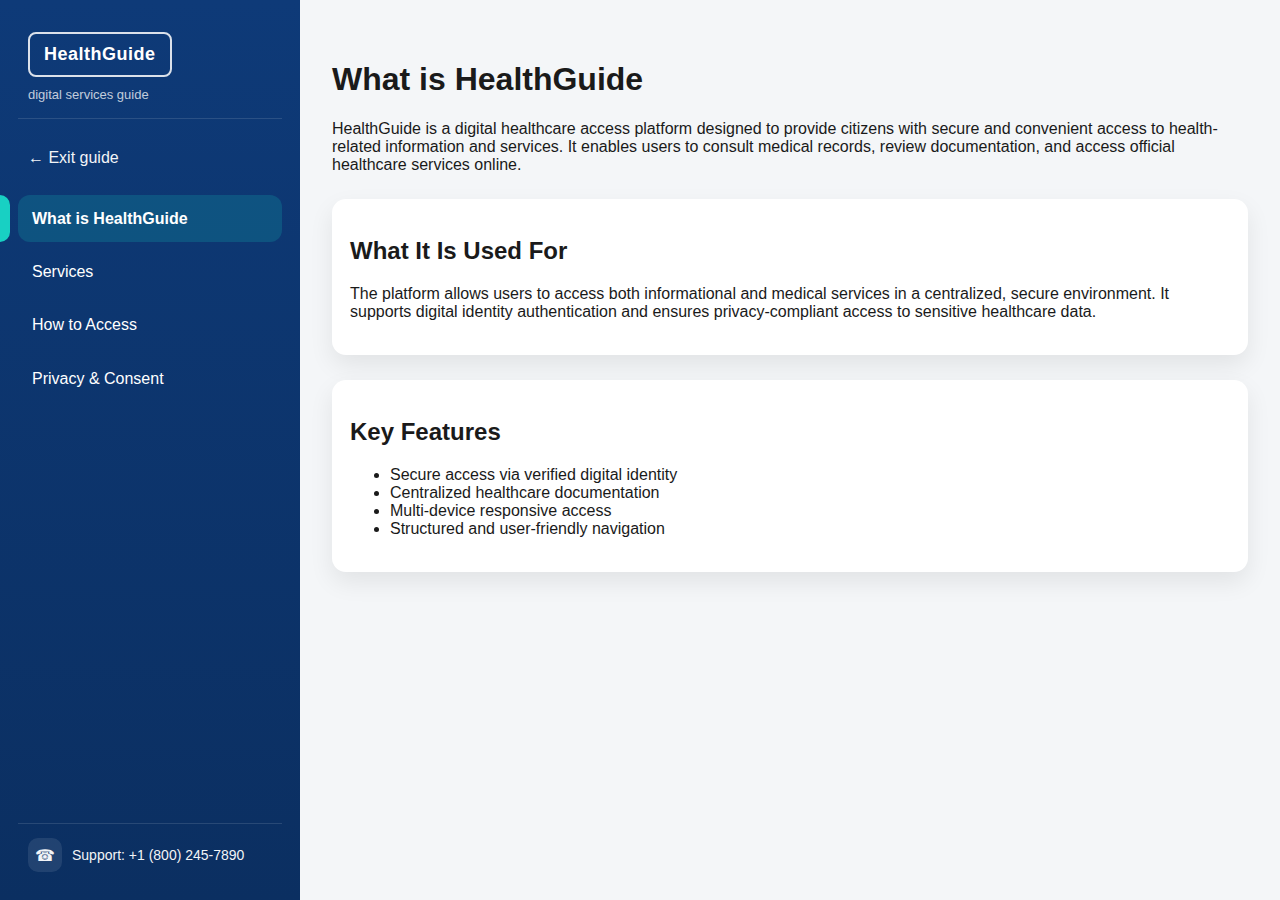
<file: index.html>
<!DOCTYPE html>
<html lang="en">
<head>
  <meta charset="UTF-8" />
  <title>HealthGuide</title>
  <meta name="viewport" content="width=device-width, initial-scale=1.0" />
  <link rel="stylesheet" href="css/style.css" />
</head>

<body>

  <!-- Mobile topbar (shows only on small screens) -->
  <header class="topbar">
    <button class="menu-btn" type="button" aria-label="Open menu" aria-controls="sidebar" aria-expanded="false">☰</button>
    <div class="topbar-title">HealthGuide</div>
  </header>

  <!-- ✅ Layout must wrap sidebar + main together -->
  <div class="layout">

    <aside id="sidebar" class="sidebar" aria-label="Primary">
      <div class="sidebar-brand">
        <div class="brand-badge">HealthGuide</div>
        <div class="brand-sub">digital services guide</div>
      </div>

      <a class="sidebar-back" href="index.html">← Exit guide</a>

      <nav class="sidebar-nav">
        <a href="index.html" class="nav-link active">What is HealthGuide</a>
        <a href="services.html" class="nav-link">Services</a>
        <a href="access.html" class="nav-link">How to Access</a>
        <a href="privacy.html" class="nav-link">Privacy & Consent</a>
      </nav>

      <div class="sidebar-footer">
        <div class="support">
          <span class="support-ico">☎</span>
          <span class="support-text">Support: +1 (800) 245-7890</span>
        </div>
      </div>
    </aside>

    <!-- ✅ Your page content must be inside this main -->
    <main class="content">
<h1>What is HealthGuide</h1>

<p>
HealthGuide is a digital healthcare access platform designed to provide citizens with
secure and convenient access to health-related information and services.
It enables users to consult medical records, review documentation,
and access official healthcare services online.
</p>

<div class="card" style="margin-top:25px;">
  <h2>What It Is Used For</h2>
  <p>
  The platform allows users to access both informational and medical services in a
  centralized, secure environment. It supports digital identity authentication
  and ensures privacy-compliant access to sensitive healthcare data.
  </p>
</div>

<div class="card" style="margin-top:25px;">
  <h2>Key Features</h2>
  <ul>
    <li>Secure access via verified digital identity</li>
    <li>Centralized healthcare documentation</li>
    <li>Multi-device responsive access</li>
    <li>Structured and user-friendly navigation</li>
  </ul>
</div>

    </main>

  </div>

  <!-- page overlay for mobile -->
  <div class="overlay" data-overlay></div>

  <script>
    (function () {
      const sidebar = document.getElementById('sidebar');
      const overlay = document.querySelector('[data-overlay]');
      const btn = document.querySelector('.menu-btn');

      function openMenu() {
        sidebar.classList.add('open');
        overlay.classList.add('show');
        btn?.setAttribute('aria-expanded', 'true');
      }

      function closeMenu() {
        sidebar.classList.remove('open');
        overlay.classList.remove('show');
        btn?.setAttribute('aria-expanded', 'false');
      }

      btn?.addEventListener('click', () => {
        sidebar.classList.contains('open') ? closeMenu() : openMenu();
      });

      overlay?.addEventListener('click', closeMenu);
      document.addEventListener('keydown', (e) => {
        if (e.key === 'Escape') closeMenu();
      });
    })();
  </script>

</body>
</html>
</file>
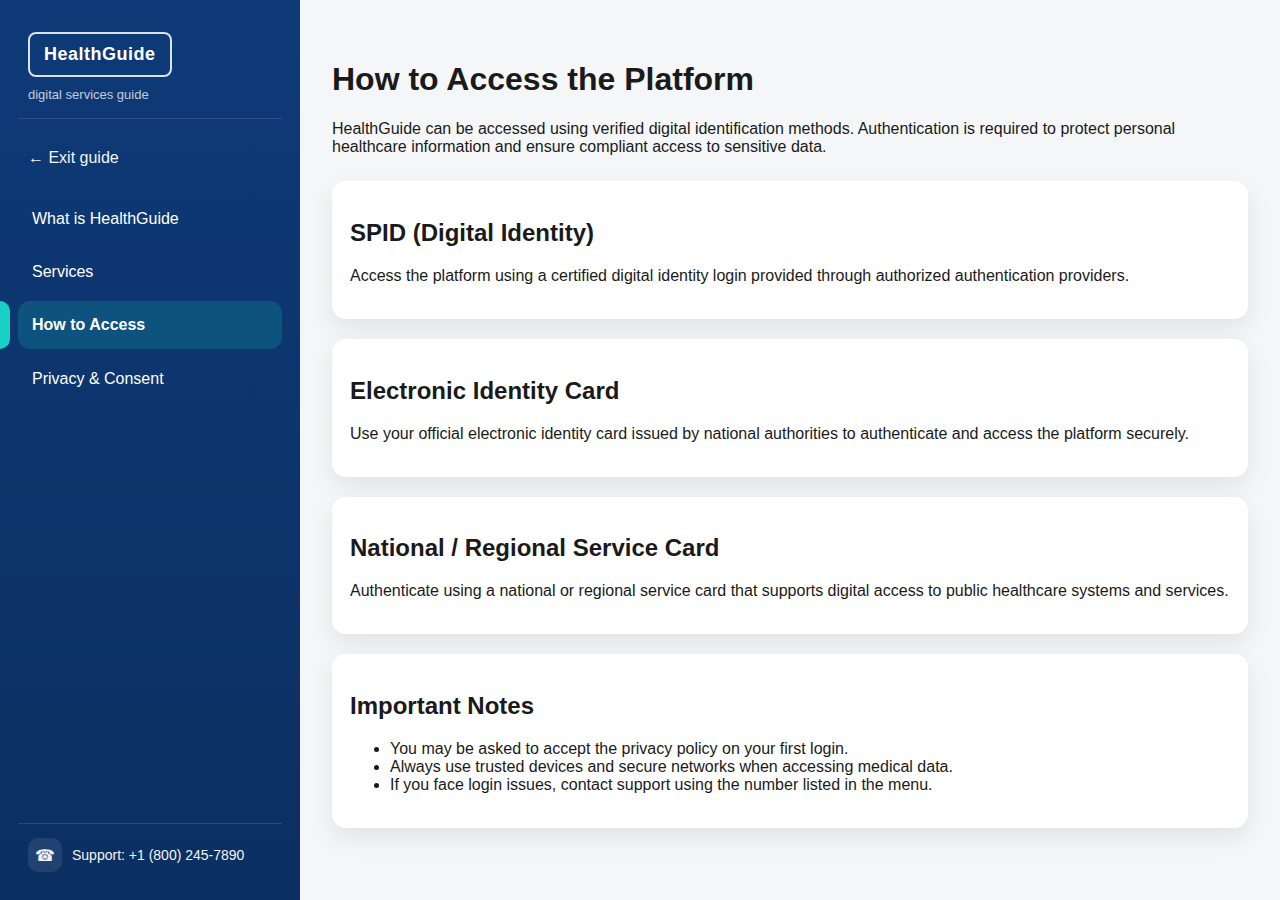
<file: access.html>
<!DOCTYPE html>
<html lang="en">
<head>
  <meta charset="UTF-8">
  <title>How to Access | HealthGuide</title>
  <meta name="viewport" content="width=device-width, initial-scale=1.0">
  <meta name="description" content="How to access HealthGuide using secure digital identification methods.">
  <link rel="stylesheet" href="css/style.css">
</head>

<body>

  <!-- Mobile Topbar -->
  <header class="topbar">
    <button class="menu-btn" type="button" aria-label="Open menu" aria-controls="sidebar" aria-expanded="false">
      ☰
    </button>
    <div class="topbar-title">HealthGuide</div>
  </header>

  <div class="layout">

    <!-- Sidebar -->
    <aside id="sidebar" class="sidebar" aria-label="Primary Navigation">

      <div class="sidebar-brand">
        <div class="brand-badge">HealthGuide</div>
        <div class="brand-sub">digital services guide</div>
      </div>

      <a class="sidebar-back" href="index.html">← Exit guide</a>

      <nav class="sidebar-nav">
        <a href="index.html" class="nav-link">What is HealthGuide</a>
        <a href="services.html" class="nav-link">Services</a>
        <a href="access.html" class="nav-link active">How to Access</a>
        <a href="privacy.html" class="nav-link">Privacy & Consent</a>
      </nav>

      <div class="sidebar-footer">
        <div class="support">
          <span class="support-ico">☎</span>
          <span class="support-text">Support: +1 (800) 245-7890</span>
        </div>
      </div>

    </aside>

    <!-- Main Content -->
    <main class="content">

      <h1>How to Access the Platform</h1>

      <p>
        HealthGuide can be accessed using verified digital identification methods.
        Authentication is required to protect personal healthcare information and ensure
        compliant access to sensitive data.
      </p>

      <div class="card" style="margin-top:25px;">
        <h2>SPID (Digital Identity)</h2>
        <p>
          Access the platform using a certified digital identity login provided through
          authorized authentication providers.
        </p>
      </div>

      <div class="card" style="margin-top:20px;">
        <h2>Electronic Identity Card</h2>
        <p>
          Use your official electronic identity card issued by national authorities to
          authenticate and access the platform securely.
        </p>
      </div>

      <div class="card" style="margin-top:20px;">
        <h2>National / Regional Service Card</h2>
        <p>
          Authenticate using a national or regional service card that supports digital access
          to public healthcare systems and services.
        </p>
      </div>

      <div class="card" style="margin-top:20px;">
        <h2>Important Notes</h2>
        <ul>
          <li>You may be asked to accept the privacy policy on your first login.</li>
          <li>Always use trusted devices and secure networks when accessing medical data.</li>
          <li>If you face login issues, contact support using the number listed in the menu.</li>
        </ul>
      </div>

    </main>

  </div>

  <!-- Overlay for mobile -->
  <div class="overlay" data-overlay></div>

  <!-- Sidebar Toggle Script -->
  <script>
    (function () {
      const sidebar = document.getElementById('sidebar');
      const overlay = document.querySelector('[data-overlay]');
      const btn = document.querySelector('.menu-btn');

      function openMenu() {
        sidebar.classList.add('open');
        overlay.classList.add('show');
        btn?.setAttribute('aria-expanded', 'true');
      }

      function closeMenu() {
        sidebar.classList.remove('open');
        overlay.classList.remove('show');
        btn?.setAttribute('aria-expanded', 'false');
      }

      btn?.addEventListener('click', () => {
        sidebar.classList.contains('open') ? closeMenu() : openMenu();
      });

      overlay?.addEventListener('click', closeMenu);
      document.addEventListener('keydown', (e) => {
        if (e.key === 'Escape') closeMenu();
      });
    })();
  </script>

</body>
</html>
</file>
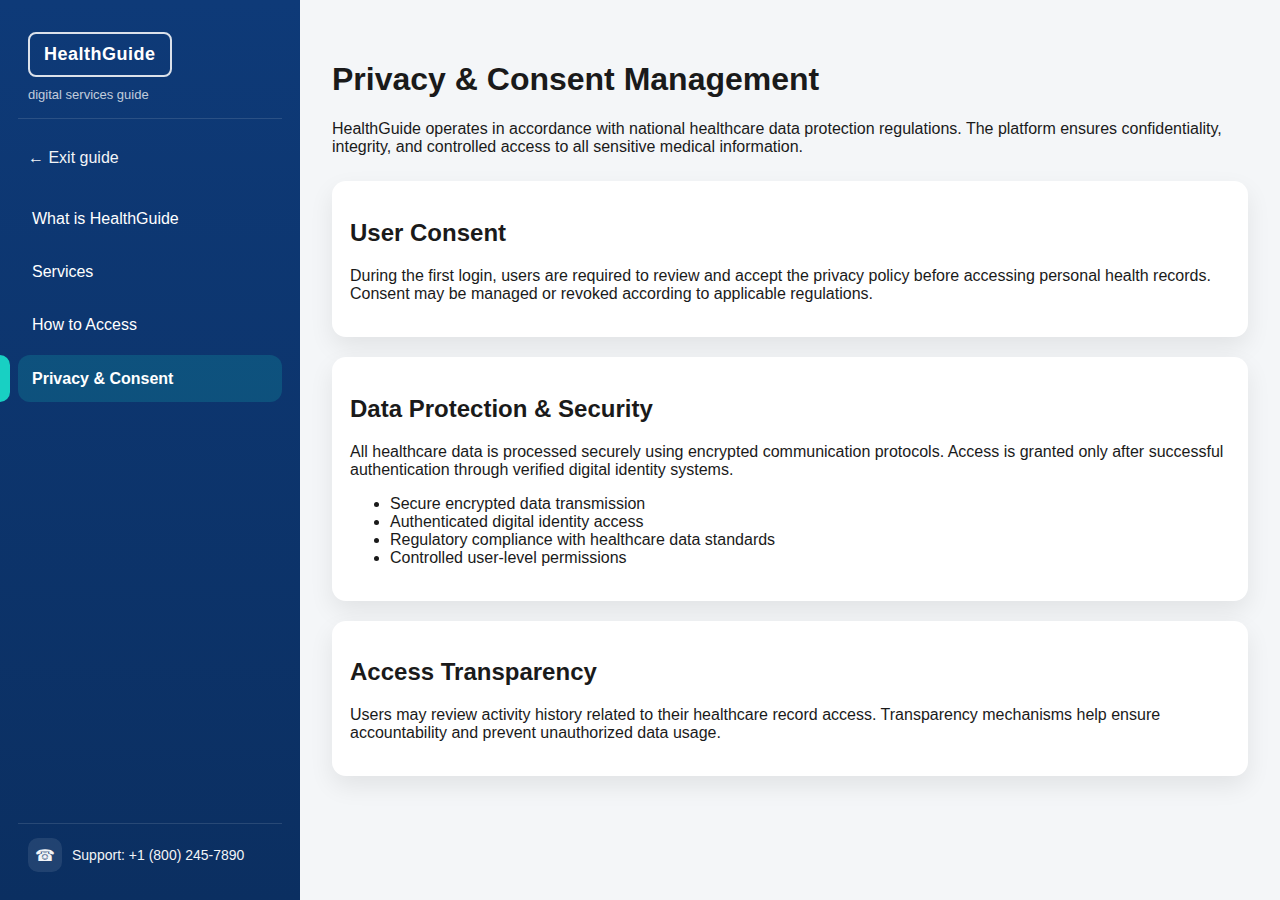
<file: privacy.html>
<!DOCTYPE html>
<html lang="en">
<head>
  <meta charset="UTF-8">
  <title>Privacy & Consent | HealthGuide</title>
  <meta name="viewport" content="width=device-width, initial-scale=1.0">
  <meta name="description" content="Privacy and consent management for HealthGuide digital healthcare platform.">
  <link rel="stylesheet" href="css/style.css">
</head>

<body>

  <!-- Mobile Topbar -->
  <header class="topbar">
    <button class="menu-btn" type="button" aria-label="Open menu" aria-controls="sidebar" aria-expanded="false">
      ☰
    </button>
    <div class="topbar-title">HealthGuide</div>
  </header>

  <div class="layout">

    <!-- Sidebar Navigation -->
    <aside id="sidebar" class="sidebar" aria-label="Primary Navigation">

      <div class="sidebar-brand">
        <div class="brand-badge">HealthGuide</div>
        <div class="brand-sub">digital services guide</div>
      </div>

      <a class="sidebar-back" href="index.html">← Exit guide</a>

      <nav class="sidebar-nav">
        <a href="index.html" class="nav-link">What is HealthGuide</a>
        <a href="services.html" class="nav-link">Services</a>
        <a href="access.html" class="nav-link">How to Access</a>
        <a href="privacy.html" class="nav-link active">Privacy & Consent</a>
      </nav>

      <div class="sidebar-footer">
        <div class="support">
          <span class="support-ico">☎</span>
          <span class="support-text">Support: +1 (800) 245-7890</span>
        </div>
      </div>

    </aside>

    <!-- Main Content -->
    <main class="content">

      <h1>Privacy & Consent Management</h1>

      <p>
        HealthGuide operates in accordance with national healthcare data protection
        regulations. The platform ensures confidentiality, integrity, and controlled
        access to all sensitive medical information.
      </p>

      <div class="card" style="margin-top:25px;">
        <h2>User Consent</h2>
        <p>
          During the first login, users are required to review and accept the privacy
          policy before accessing personal health records. Consent may be managed or
          revoked according to applicable regulations.
        </p>
      </div>

      <div class="card" style="margin-top:20px;">
        <h2>Data Protection & Security</h2>
        <p>
          All healthcare data is processed securely using encrypted communication
          protocols. Access is granted only after successful authentication through
          verified digital identity systems.
        </p>
        <ul>
          <li>Secure encrypted data transmission</li>
          <li>Authenticated digital identity access</li>
          <li>Regulatory compliance with healthcare data standards</li>
          <li>Controlled user-level permissions</li>
        </ul>
      </div>

      <div class="card" style="margin-top:20px;">
        <h2>Access Transparency</h2>
        <p>
          Users may review activity history related to their healthcare record access.
          Transparency mechanisms help ensure accountability and prevent unauthorized
          data usage.
        </p>
      </div>

    </main>

  </div>

  <!-- Overlay for mobile -->
  <div class="overlay" data-overlay></div>

  <!-- Sidebar Toggle Script -->
  <script>
    (function () {
      const sidebar = document.getElementById('sidebar');
      const overlay = document.querySelector('[data-overlay]');
      const btn = document.querySelector('.menu-btn');

      function openMenu() {
        sidebar.classList.add('open');
        overlay.classList.add('show');
        btn?.setAttribute('aria-expanded', 'true');
      }

      function closeMenu() {
        sidebar.classList.remove('open');
        overlay.classList.remove('show');
        btn?.setAttribute('aria-expanded', 'false');
      }

      btn?.addEventListener('click', () => {
        sidebar.classList.contains('open') ? closeMenu() : openMenu();
      });

      overlay?.addEventListener('click', closeMenu);
      document.addEventListener('keydown', (e) => {
        if (e.key === 'Escape') closeMenu();
      });
    })();
  </script>

</body>
</html>
</file>
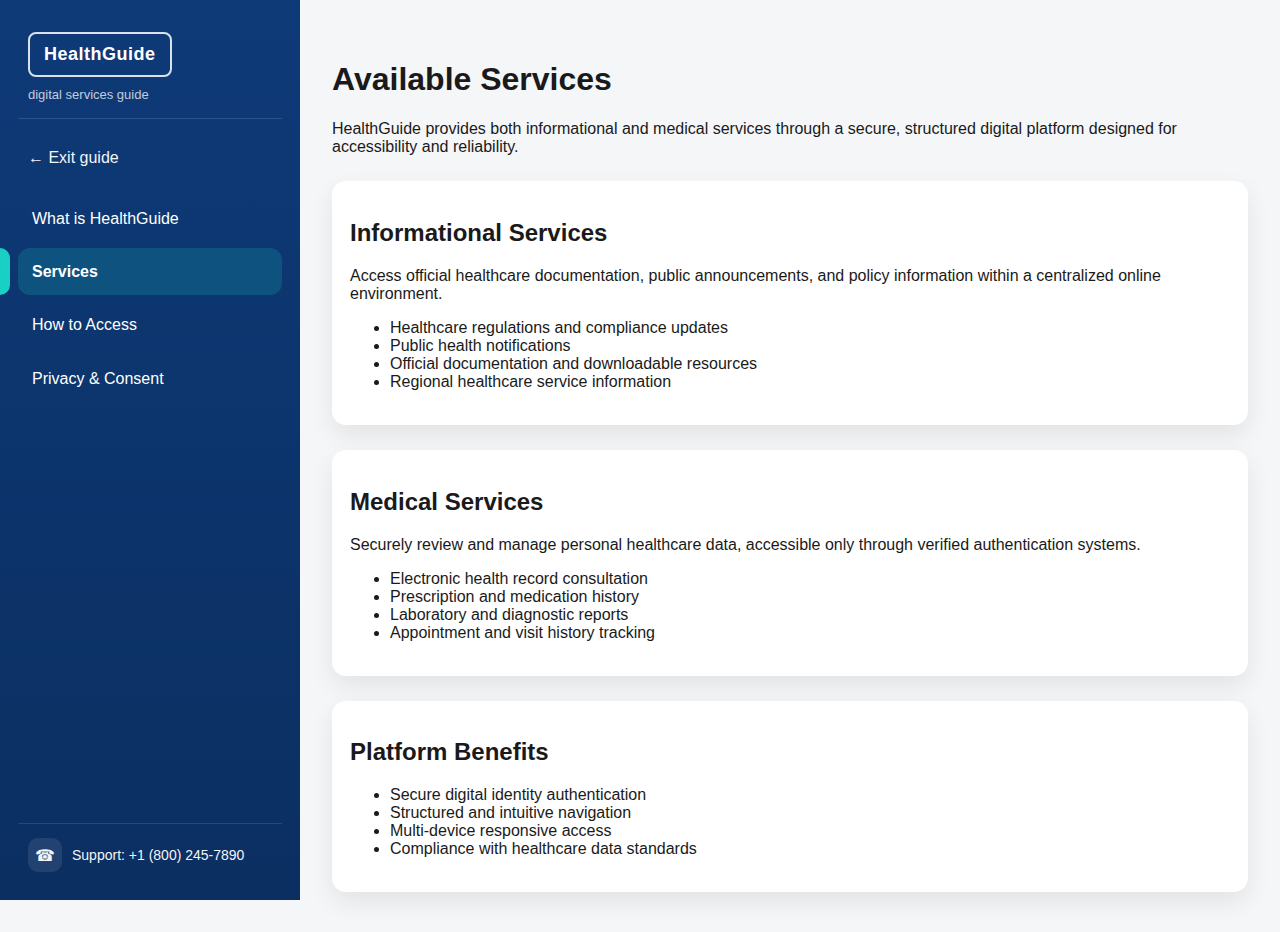
<file: services.html>
<!DOCTYPE html>
<html lang="en">
<head>
  <meta charset="UTF-8">
  <title>Services | HealthGuide</title>
  <meta name="viewport" content="width=device-width, initial-scale=1.0">
  <meta name="description" content="Overview of informational and medical services available on the HealthGuide digital platform.">
  <link rel="stylesheet" href="css/style.css">
</head>

<body>

  <!-- Mobile Topbar -->
  <header class="topbar">
    <button class="menu-btn" type="button" aria-label="Open menu" aria-controls="sidebar" aria-expanded="false">
      ☰
    </button>
    <div class="topbar-title">HealthGuide</div>
  </header>

  <div class="layout">

    <!-- Sidebar -->
    <aside id="sidebar" class="sidebar" aria-label="Primary Navigation">

      <div class="sidebar-brand">
        <div class="brand-badge">HealthGuide</div>
        <div class="brand-sub">digital services guide</div>
      </div>

      <a class="sidebar-back" href="index.html">← Exit guide</a>

      <nav class="sidebar-nav">
        <a href="index.html" class="nav-link">What is HealthGuide</a>
        <a href="services.html" class="nav-link active">Services</a>
        <a href="access.html" class="nav-link">How to Access</a>
        <a href="privacy.html" class="nav-link">Privacy & Consent</a>
      </nav>

      <div class="sidebar-footer">
        <div class="support">
          <span class="support-ico">☎</span>
          <span class="support-text">Support: +1 (800) 245-7890</span>
        </div>
      </div>

    </aside>

    <!-- Main Content -->
    <main class="content">

      <h1>Available Services</h1>

      <p>
        HealthGuide provides both informational and medical services through a secure,
        structured digital platform designed for accessibility and reliability.
      </p>

      <div class="card" style="margin-top:25px;">
        <h2>Informational Services</h2>

        <p>
          Access official healthcare documentation, public announcements,
          and policy information within a centralized online environment.
        </p>

        <ul>
          <li>Healthcare regulations and compliance updates</li>
          <li>Public health notifications</li>
          <li>Official documentation and downloadable resources</li>
          <li>Regional healthcare service information</li>
        </ul>
      </div>

      <div class="card" style="margin-top:25px;">
        <h2>Medical Services</h2>

        <p>
          Securely review and manage personal healthcare data,
          accessible only through verified authentication systems.
        </p>

        <ul>
          <li>Electronic health record consultation</li>
          <li>Prescription and medication history</li>
          <li>Laboratory and diagnostic reports</li>
          <li>Appointment and visit history tracking</li>
        </ul>
      </div>

      <div class="card" style="margin-top:25px;">
        <h2>Platform Benefits</h2>

        <ul>
          <li>Secure digital identity authentication</li>
          <li>Structured and intuitive navigation</li>
          <li>Multi-device responsive access</li>
          <li>Compliance with healthcare data standards</li>
        </ul>
      </div>

    </main>

  </div>

  <!-- Overlay for mobile -->
  <div class="overlay" data-overlay></div>

  <!-- Sidebar Toggle Script -->
  <script>
    (function () {
      const sidebar = document.getElementById('sidebar');
      const overlay = document.querySelector('[data-overlay]');
      const btn = document.querySelector('.menu-btn');

      function openMenu() {
        sidebar.classList.add('open');
        overlay.classList.add('show');
        btn?.setAttribute('aria-expanded', 'true');
      }

      function closeMenu() {
        sidebar.classList.remove('open');
        overlay.classList.remove('show');
        btn?.setAttribute('aria-expanded', 'false');
      }

      btn?.addEventListener('click', () => {
        sidebar.classList.contains('open') ? closeMenu() : openMenu();
      });

      overlay?.addEventListener('click', closeMenu);
      document.addEventListener('keydown', (e) => {
        if (e.key === 'Escape') closeMenu();
      });
    })();
  </script>

</body>
</html>
</file>
<file: css/style.css>
:root{
  --nav-bg:#0e3a78;          /* deep blue */
  --nav-bg-2:#0b2f61;        /* darker */
  --nav-text:#ffffff;
  --nav-muted:rgba(255,255,255,.75);
  --active:#18d0c3;          /* teal highlight */
  --card:#ffffff;
  --page:#f4f6f8;
  --shadow:0 10px 25px rgba(0,0,0,.08);
}

*{box-sizing:border-box}
body{
  margin:0;
  font-family: Arial, sans-serif;
  background:var(--page);
  color:#1a1a1a;
}

/* ===== Layout ===== */
.layout{
  display:flex;
  min-height:100vh;
}

.sidebar{
  width:300px;
  background:linear-gradient(180deg,var(--nav-bg),var(--nav-bg-2));
  color:var(--nav-text);
  padding:22px 18px;
  position:sticky;
  top:0;
  height:100vh;
  display:flex;
  flex-direction:column;
}

.content{
  flex:1;
  padding:40px 32px;
  max-width:1100px;
  width:100%;
}

/* ===== Brand ===== */
.sidebar-brand{
  padding:10px 10px 16px;
  border-bottom:1px solid rgba(255,255,255,.12);
  margin-bottom:14px;
}

.brand-badge{
  display:inline-block;
  font-weight:800;
  letter-spacing:.5px;
  border:2px solid rgba(255,255,255,.85);
  padding:10px 14px;
  border-radius:8px;
  font-size:18px;
}

.brand-sub{
  margin-top:10px;
  color:var(--nav-muted);
  font-size:13px;
}

/* ===== Back link ===== */
.sidebar-back{
  display:inline-flex;
  align-items:center;
  gap:10px;
  color:var(--nav-text);
  text-decoration:none;
  padding:10px 10px;
  border-radius:10px;
  margin:6px 0 12px;
  opacity:.95;
}
.sidebar-back:hover{
  background:rgba(255,255,255,.08);
}

/* ===== Nav ===== */
.sidebar-nav{
  display:flex;
  flex-direction:column;
  gap:6px;
  margin-top:6px;
}

.nav-link{
  color:var(--nav-text);
  text-decoration:none;
  padding:14px 14px;
  border-radius:12px;
  line-height:1.2;
  font-size:16px;
  position:relative;
  transition:transform .08s ease, background .15s ease;
}

.nav-link:hover{
  background:rgba(255,255,255,.08);
  transform:translateX(2px);
}

/* Active style: teal bar + brighter background */
.nav-link.active{
  background:rgba(24,208,195,.18);
  font-weight:700;
}
.nav-link.active::before{
  content:"";
  position:absolute;
  left:-18px;
  top:0;
  bottom:0;
  width:10px;
  background:var(--active);
  border-radius:0 10px 10px 0;
}

/* ===== Sidebar footer (support) ===== */
.sidebar-footer{
  margin-top:auto;
  padding:14px 10px 6px;
  border-top:1px solid rgba(255,255,255,.12);
}

.support{
  display:flex;
  align-items:center;
  gap:10px;
  color:var(--nav-text);
  opacity:.95;
}
.support-ico{
  width:34px;
  height:34px;
  display:grid;
  place-items:center;
  border-radius:10px;
  background:rgba(255,255,255,.10);
}
.support-text{
  font-size:14px;
}

/* ===== Nice content styling (optional) ===== */
.card{
  background:var(--card);
  border-radius:14px;
  box-shadow:var(--shadow);
  padding:18px;
}

/* ===== Mobile Topbar + Drawer ===== */
.topbar{
  display:none;
  position:sticky;
  top:0;
  z-index:30;
  background:linear-gradient(180deg,var(--nav-bg),var(--nav-bg-2));
  color:var(--nav-text);
  padding:12px 14px;
  align-items:center;
  gap:12px;
}

.menu-btn{
  border:0;
  background:rgba(255,255,255,.12);
  color:var(--nav-text);
  width:42px;
  height:42px;
  border-radius:12px;
  font-size:20px;
  cursor:pointer;
}

.topbar-title{
  font-weight:800;
  letter-spacing:.3px;
}

.overlay{
  display:none;
  position:fixed;
  inset:0;
  background:rgba(0,0,0,.35);
  z-index:25;
}

/* Responsive */
@media (max-width: 900px){
  .topbar{display:flex;}
  .layout{display:block;}
  .content{padding:22px 16px;}

  .sidebar{
    position:fixed;
    z-index:35;
    left:-320px;
    top:0;
    transition:left .2s ease;
    box-shadow:0 25px 70px rgba(0,0,0,.25);
  }
  .sidebar.open{left:0;}
  .overlay.show{display:block;}
}
</file>
